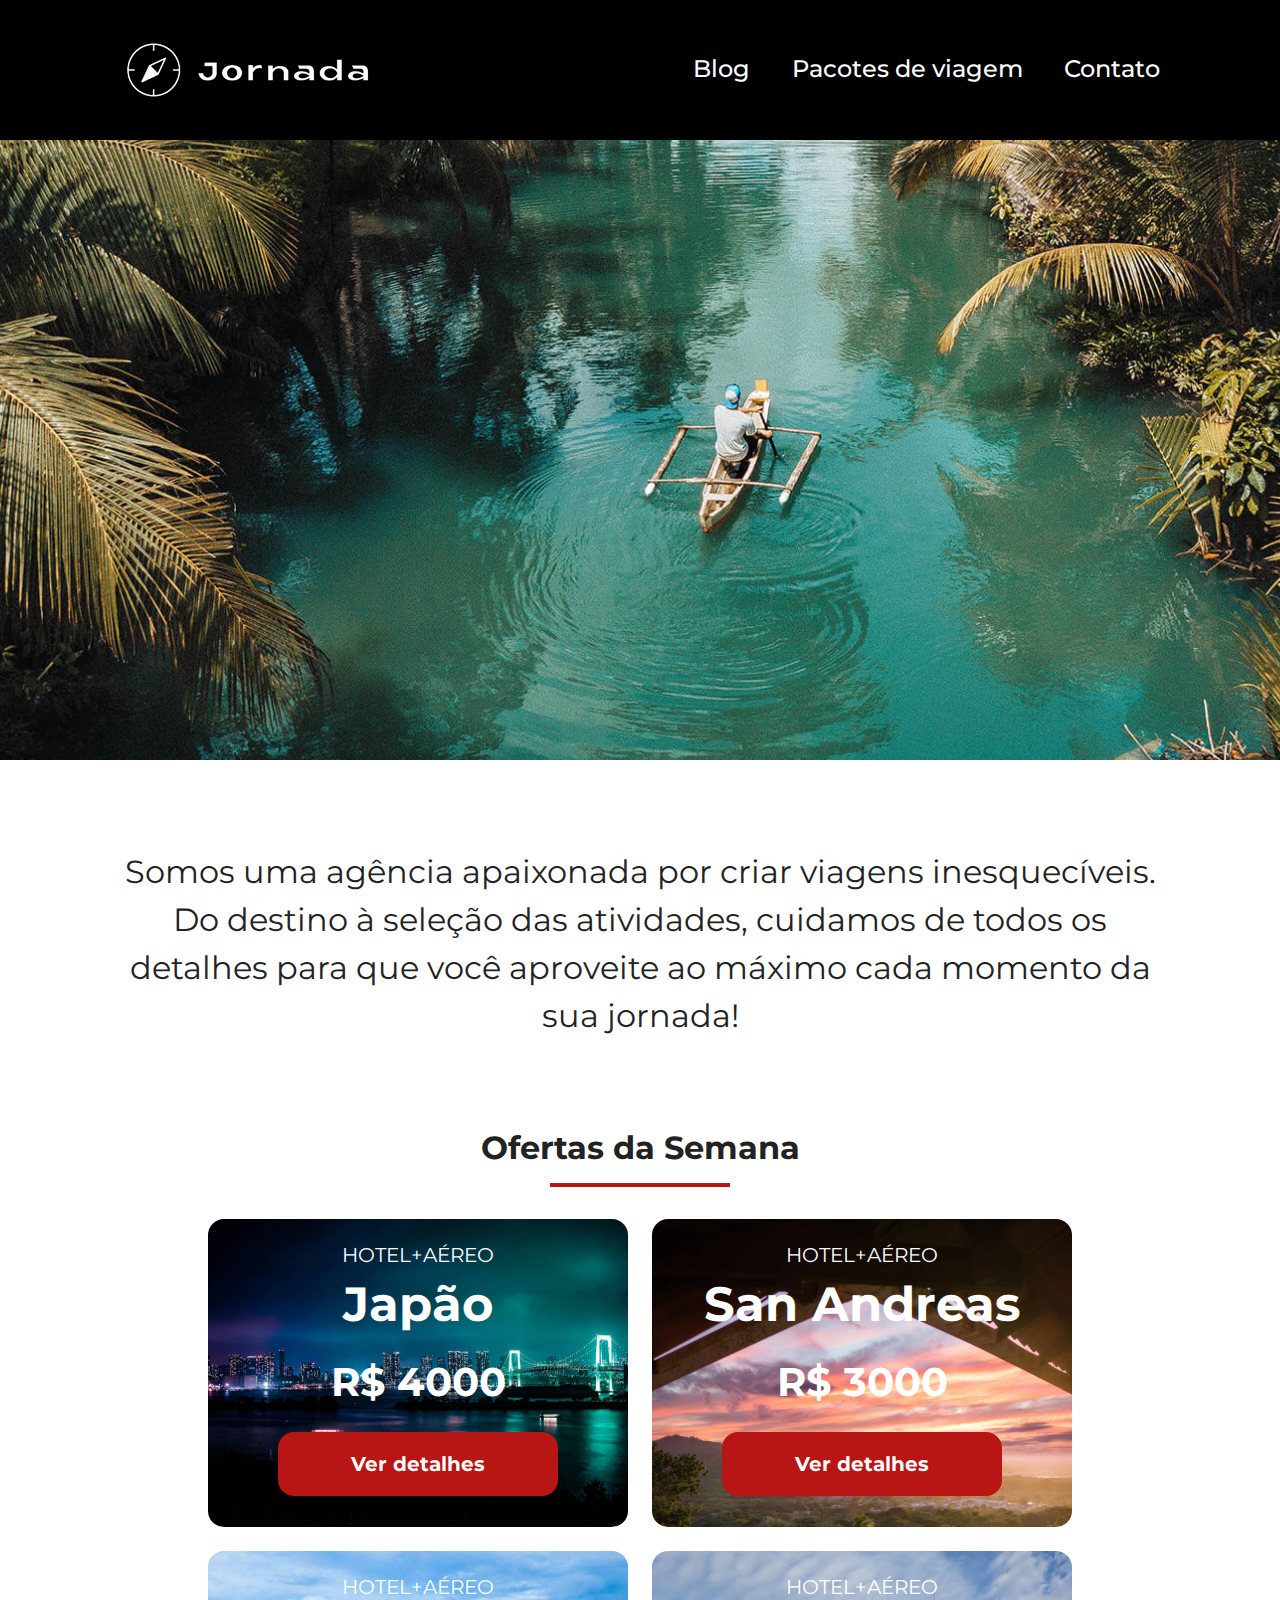
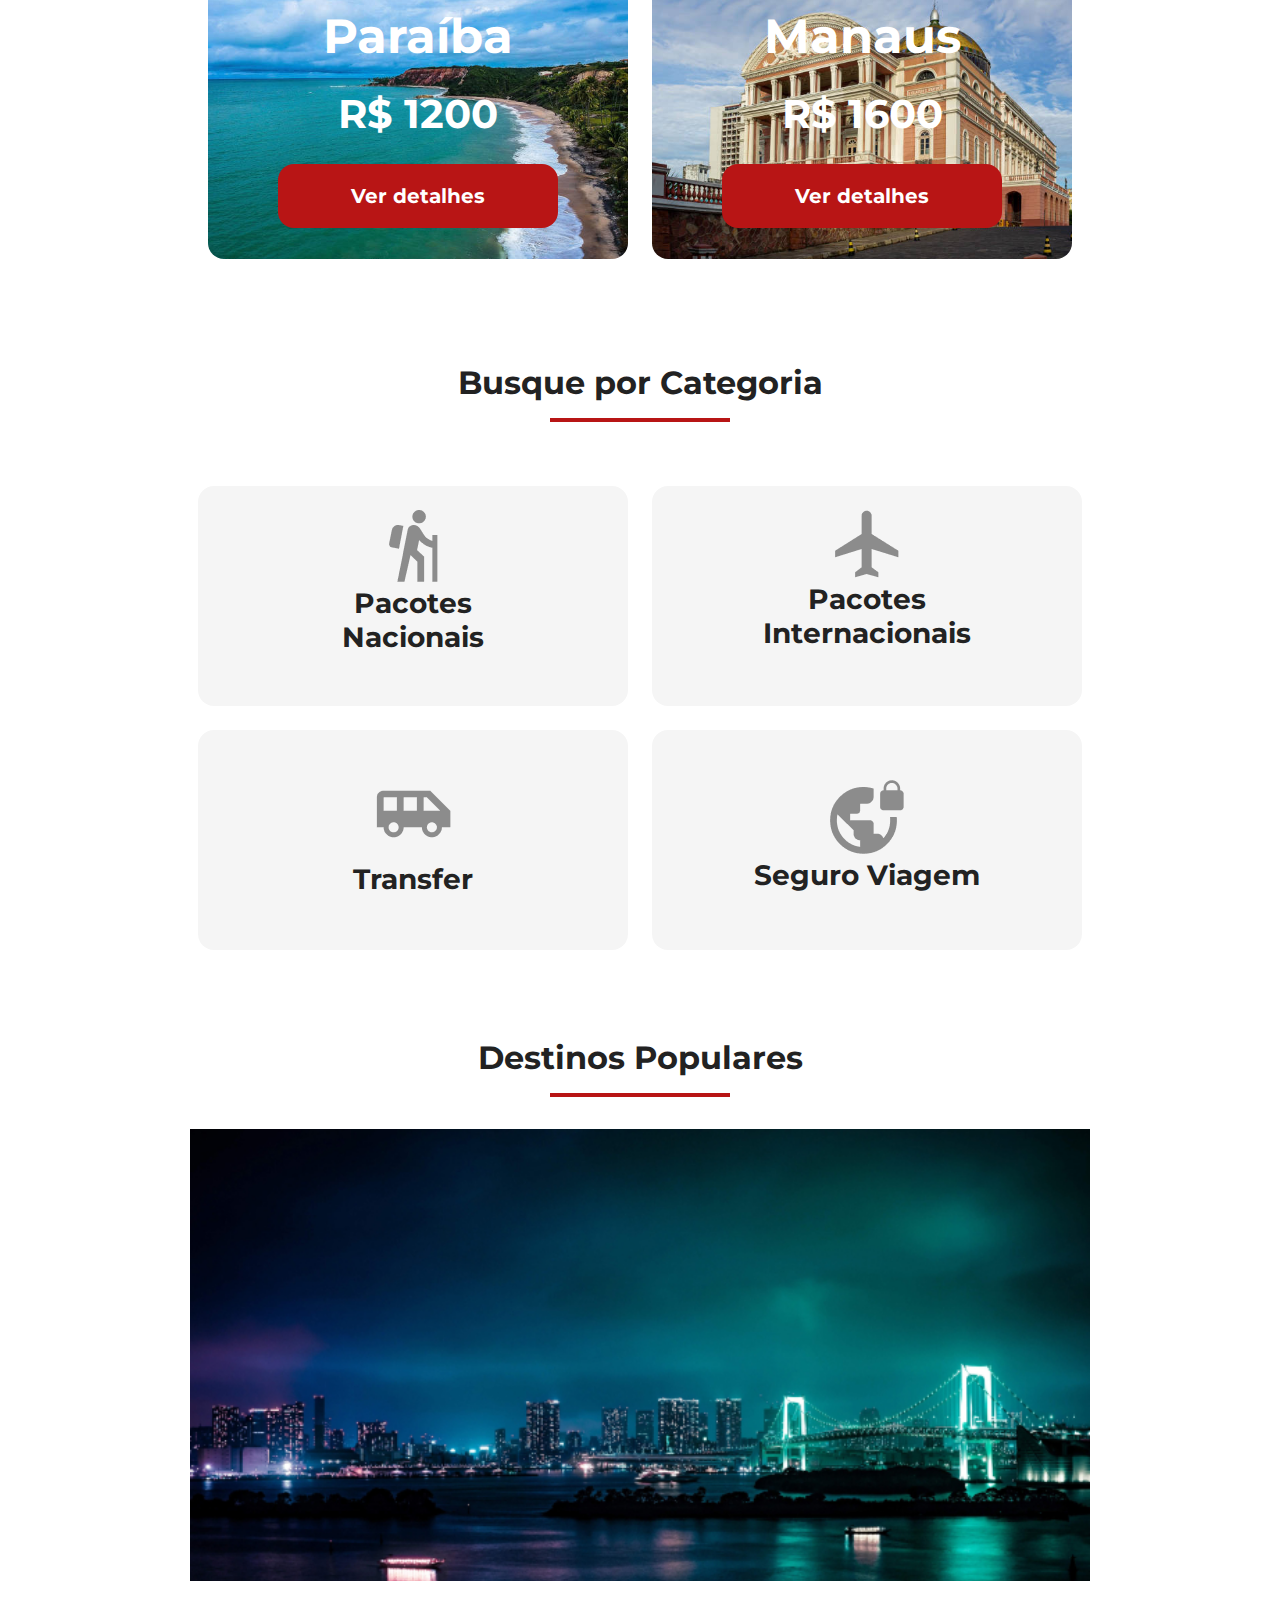
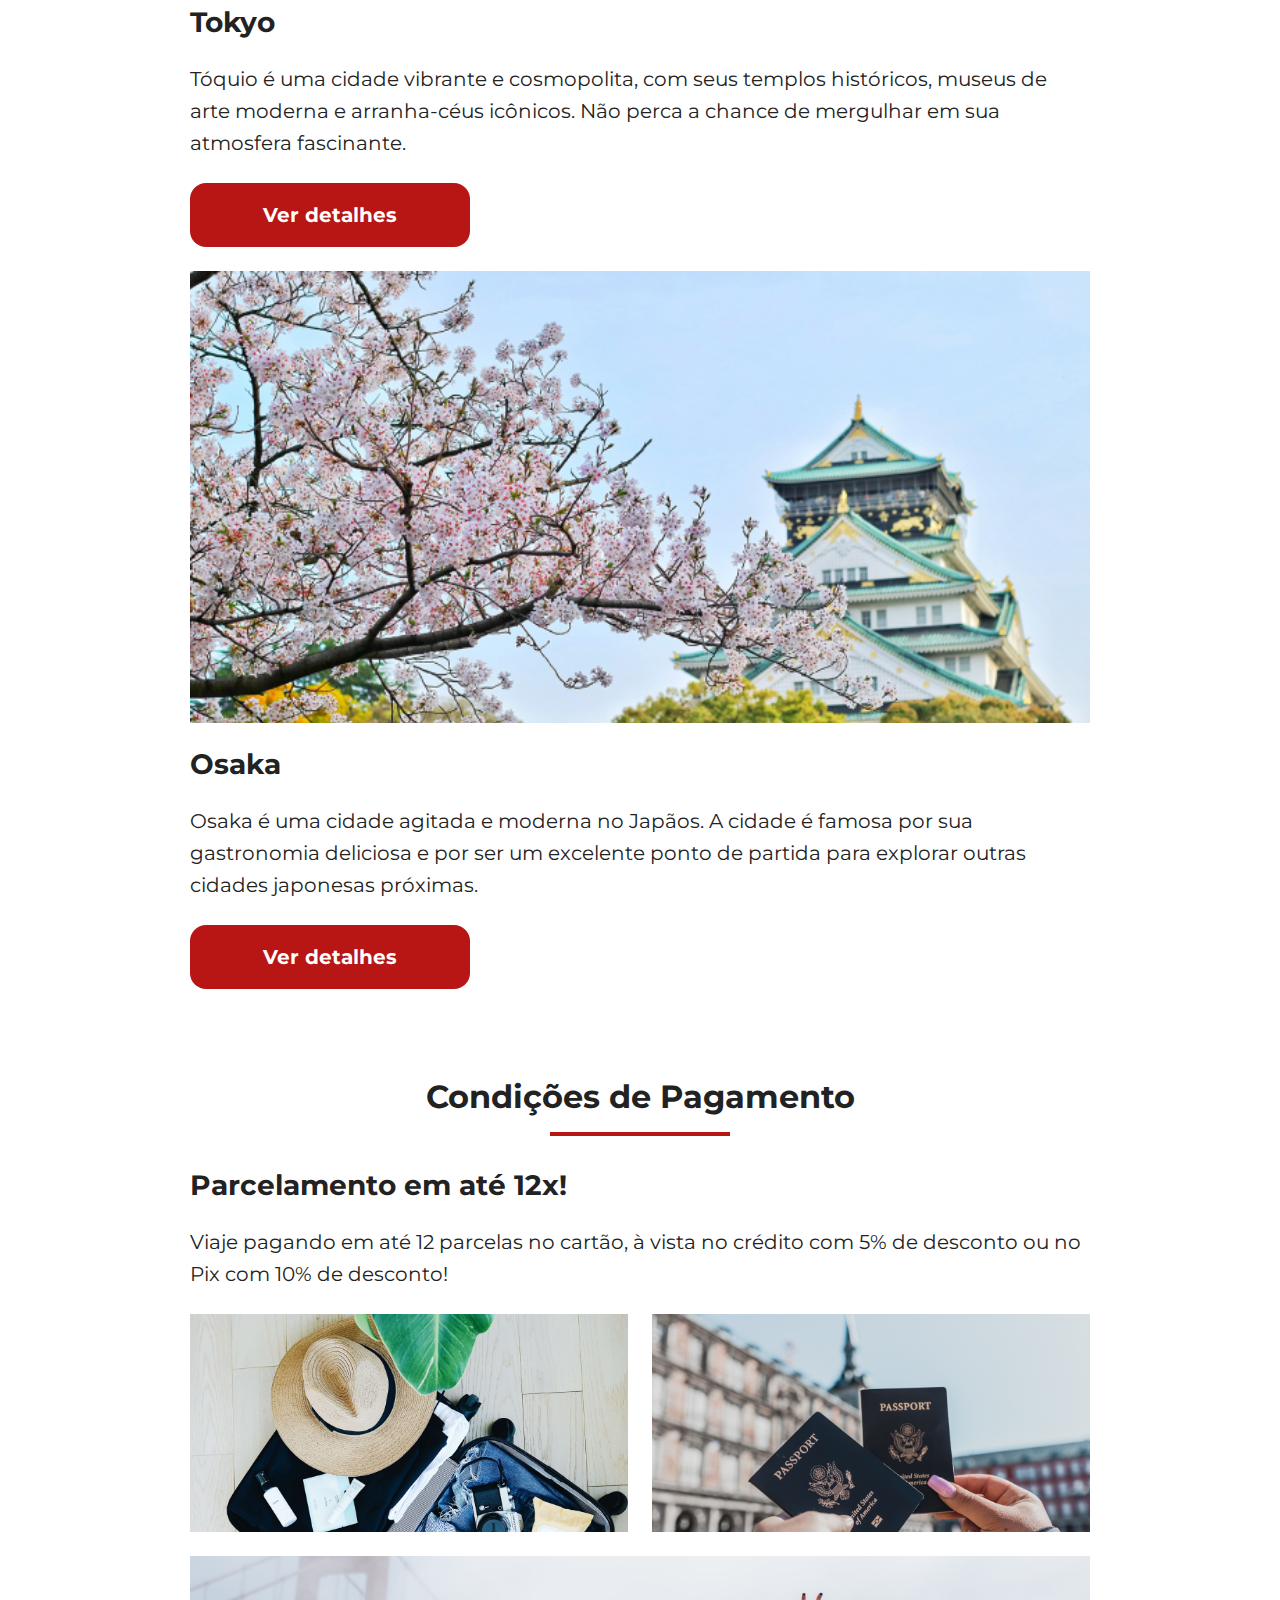
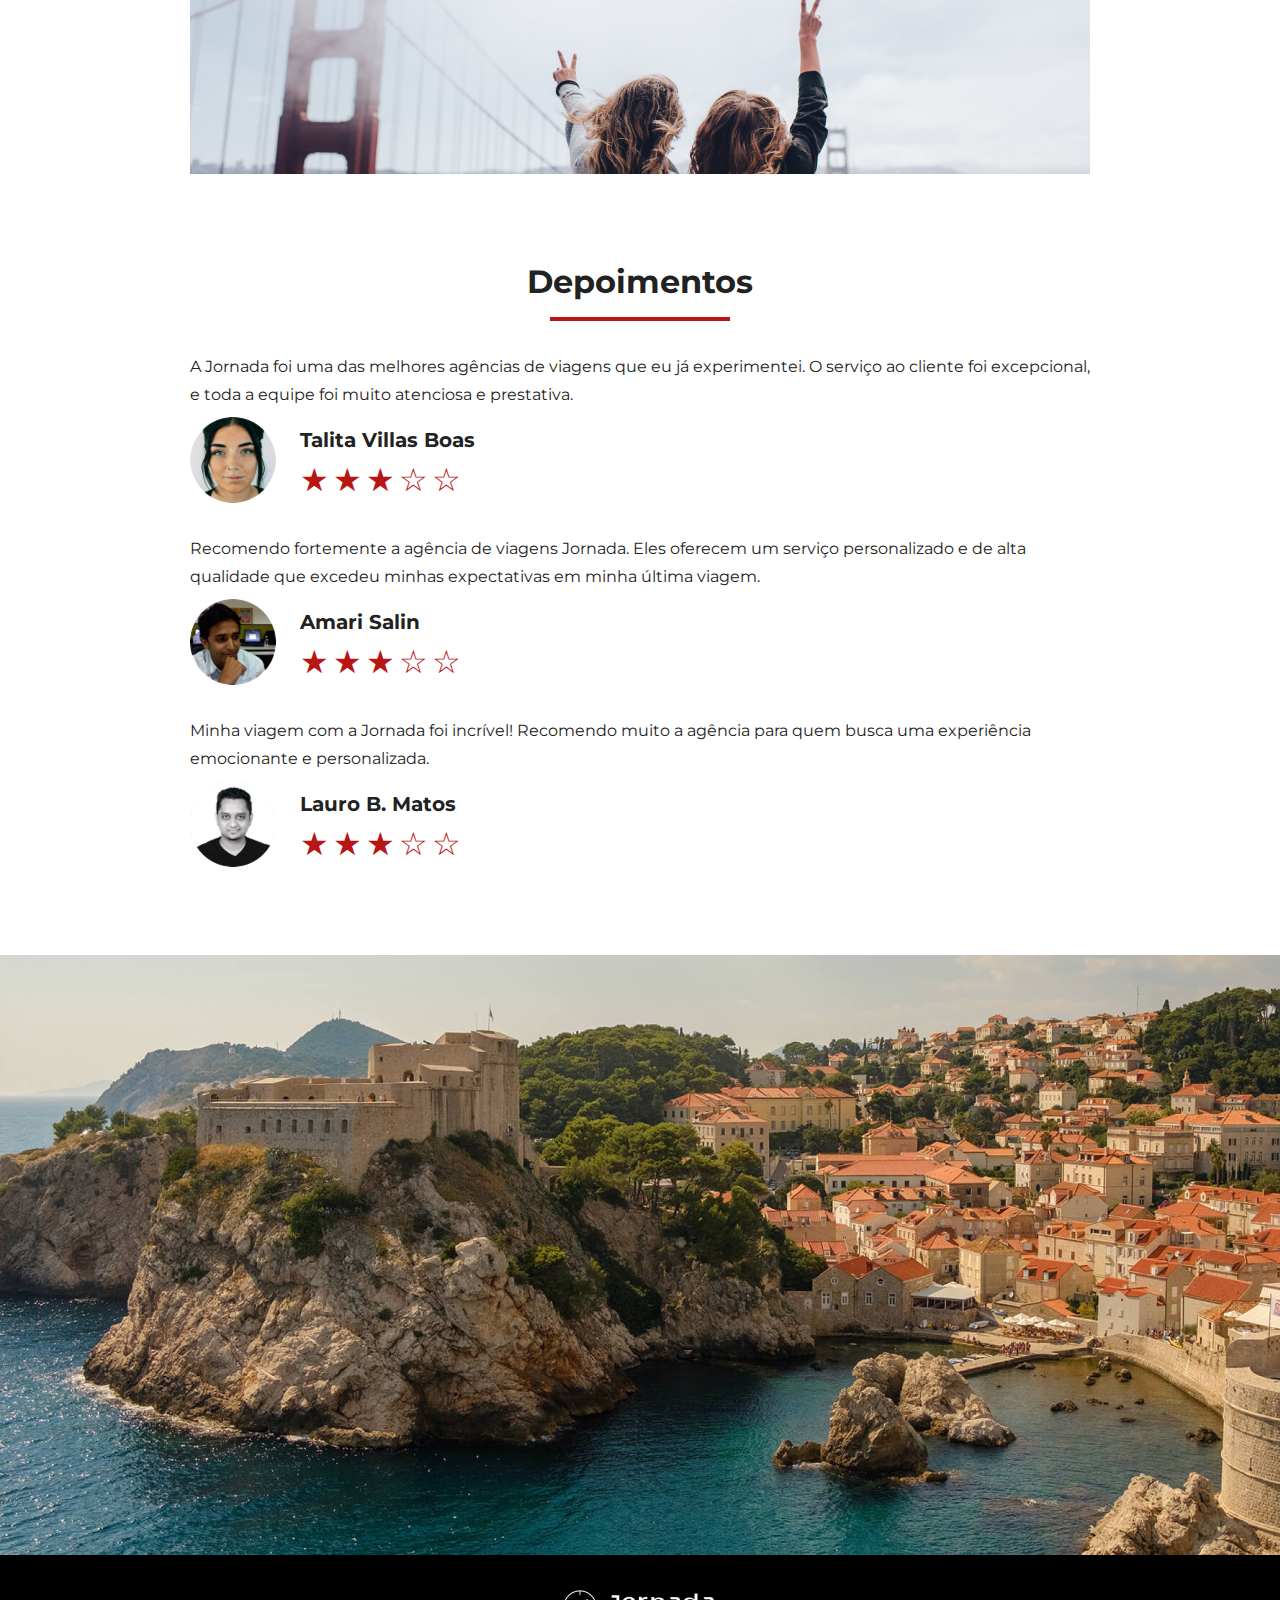
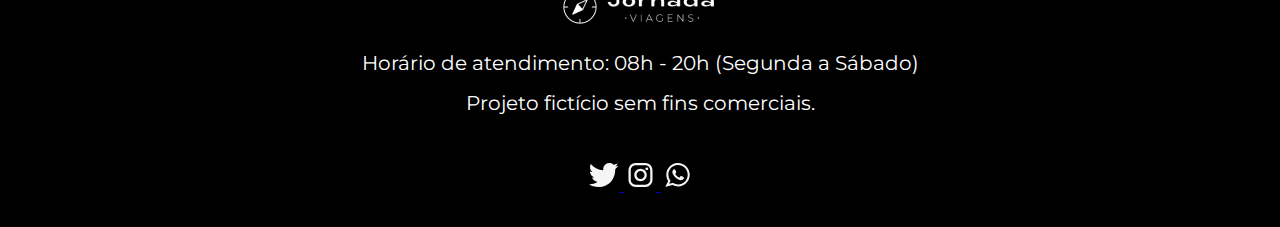
<file: index.html>
<!DOCTYPE html>
<html lang="pt-BR">
  <head>
    <meta charset="UTF-8" />
    <meta name="viewport" content="width=device-width, initial-scale=1.0" />
    <meta
      name="description"
      content="Jornada Viagens,uma agência apaixonada por criar viagens inesquecíveis"
    />

    <meta name="og:title" content="Jornada Viagens" />
    <meta
      name="og:description"
      content="Jornada Viagens,uma agência apaixonada por criar viagens inesquecíveis"
    />
    <meta
      name="og:image"
      content="https://danicastilho.github.io/jornada-viagens/img/logo-footer.png"
    />
    <meta name="og:type" content="website" />
    <meta name="og:url" content="https://github.com/Andre-StudioNerd/Viagens" />

    <link rel="icon" type="image/png" href="img/favicon.png" />
    <link rel="stylesheet" href="./css/style.css" />

    <title>Jornada Viagens</title>
  </head>
  <body>
    <header class="main-header">
      <a class="logo" href="index.html" title="voltar para a página inicial">
        <img
          class="img-mobile"
          src="img/bussola-jornada-branco.png"
          alt="Bussola do logo Jornada Viagens na cor branca"
        />
        <img
          class="img-desktop"
          src="img/bussola-texto-jornada-branco.png"
          alt="Logo Jornada Viagens na cor branca"
        />
      </a>
      <div class="navigation-menu">
        <label for="menu">
          <img src="img/menu.png" alt="menu" />
        </label>
        <input type="checkbox" id="menu" hidden />
        <nav>
          <ul class="list-links">
            <li>
              <a href="blog.html" title="Acessar Blog">Blog</a>
            </li>
            <li>
              <a
                href="pacotes-de-viagens.html"
                title="Acessar Pacotes de viagem"
              >
                Pacotes de viagem
              </a>
            </li>
            <li>
              <a href="contato.html" title="Acessar Contato">Contato</a>
            </li>
          </ul>
        </nav>
      </div>
    </header>
    <section class="hero">
      <div class="hero-img"></div>
      <h2>
        Somos uma agência apaixonada por criar viagens inesquecíveis. Do destino
        à seleção das atividades, cuidamos de todos os detalhes para que você
        aproveite ao máximo cada momento da sua jornada!
      </h2>
    </section>
    <section class="offers">
      <div class="section-title">
        <h2>Ofertas da Semana</h2>
        <hr />
      </div>
      <div class="offers-cards">
        <article class="card japao">
          <header>
            <p>HOTEL+AÉREO</p>
            <h3>
              Japão
              <br />
              <span>R$ 4000</span>
            </h3>
          </header>
          <footer>
            <a href="#" class="button">Ver detalhes</a>
          </footer>
        </article>
        <article class="card san-andreas">
          <header>
            <p>HOTEL+AÉREO</p>
            <h3>
              San Andreas
              <br />
              <span>R$ 3000</span>
            </h3>
          </header>
          <footer>
            <a href="#" class="button">Ver detalhes</a>
          </footer>
        </article>
        <article class="card paraiba">
          <header>
            <p>HOTEL+AÉREO</p>
            <h3>
              Paraíba
              <br />
              <span>R$ 1200</span>
            </h3>
          </header>
          <footer>
            <a href="#" class="button">Ver detalhes</a>
          </footer>
        </article>
        <article class="card manaus">
          <header>
            <p>HOTEL+AÉREO</p>
            <h3>
              Manaus
              <br />
              <span>R$ 1600</span>
            </h3>
          </header>
          <footer>
            <a href="#" class="button">Ver detalhes</a>
          </footer>
        </article>
      </div>
    </section>
    <section class="categories">
      <div class="section-title">
        <h2>Busque por Categoria</h2>
        <hr />
      </div>
      <div class="categories-cards">
        <a
          class="card"
          href="#"
          target="_blank"
          title="Busque pela categoria Pacotes Nacionais"
        >
          <img
            src="img/icone-caminhada.png"
            alt="ícone cinza representando uma pessoa fazendo tracking"
          />
          <h3 class="content-title">
            Pacotes
            <br />
            Nacionais
          </h3>
        </a>

        <a
          class="card"
          href="#"
          target="_blank"
          title="Busque pela categoria Pacotes Internacionais"
        >
          <img
            src="img/icone-aviao.png"
            alt="ícone cinza representando um avião"
          />
          <h3 class="content-title">
            Pacotes
            <br />
            Internacionais
          </h3>
        </a>
        <a
          class="card single-line transfer"
          href="#"
          target="_blank"
          title="Busque pela categoria Transfer"
        >
          <img
            src="img/icone-onibus.png"
            alt="ícone cinza representando um ônibus"
          />
          <h3 class="content-title">Transfer</h3>
        </a>
        <a
          class="card single-line"
          href="#"
          target="_blank"
          title="Busque pela categoria Seguro Viagem"
        >
          <img
            src="img/icone-planeta.png"
            alt="ícone cinza representando o planeta terra com um cadeado"
          />
          <h3 class="content-title">Seguro Viagem</h3>
        </a>
      </div>
    </section>
    <section class="destinations">
      <div class="section-title">
        <h2>Destinos Populares</h2>
        <hr />
      </div>
      <div class="destination-items">
        <article class="item tokyo">
          <header>
            <div class="img-item"></div>
            <h3 class="content-title">Tokyo</h3>
          </header>
          <p class="content-text">
            Tóquio é uma cidade vibrante e cosmopolita, com seus templos
            históricos, museus de arte moderna e arranha-céus icônicos. Não
            perca a chance de mergulhar em sua atmosfera fascinante.
          </p>
          <footer>
            <a
              href="#"
              class="button"
              target="_blank"
              title="Veja mais detalhes do destino Tokyo"
            >
              Ver detalhes
            </a>
          </footer>
        </article>
        <article class="item osaka">
          <header>
            <div class="img-item"></div>
            <h3 class="content-title">Osaka</h3>
          </header>
          <p class="content-text">
            Osaka é uma cidade agitada e moderna no Japãos. A cidade é famosa
            por sua gastronomia deliciosa e por ser um excelente ponto de
            partida para explorar outras cidades japonesas próximas.
          </p>
          <footer>
            <a
              href="#"
              class="button"
              target="_blank"
              title="Veja mais detalhes do destino Osaka"
            >
              Ver detalhes
            </a>
          </footer>
        </article>
      </div>
    </section>
    <section class="payments">
      <div class="section-title">
        <h2>Condições de Pagamento</h2>
        <hr />
      </div>
      <div class="content-container">
        <div class="text-content">
          <h3 class="content-title">Parcelamento em até 12x!</h3>
          <p class="content-text">
            Viaje pagando em até 12 parcelas no cartão, à vista no crédito com
            5% de desconto ou no Pix com 10% de desconto!
          </p>
        </div>
        <div class="image-gallery">
          <div class="image first"></div>
          <div class="image second"></div>
          <div class="image thirdy colspan-2"></div>
        </div>
      </div>
    </section>
    <section class="testimonials">
      <div class="section-title">
        <h2>Depoimentos</h2>
        <hr />
      </div>
      <div class="testimonial-container">
        <article>
          <header>
            <p>
              A Jornada foi uma das melhores agências de viagens que eu já
              experimentei. O serviço ao cliente foi excepcional, e toda a
              equipe foi muito atenciosa e prestativa.
            </p>
          </header>
          <footer>
            <img
              src="img/avatar-talita.png"
              alt="imagem de perfil da cliente Talita Villas Boas"
            />
            <div class="profile-content">
              <h3>Talita Villas Boas</h3>
              <div class="rating">
                <span class="star">★</span>
                <span class="star">★</span>
                <span class="star">★</span>
                <span class="star">☆</span>
                <span class="star">☆</span>
              </div>
            </div>
          </footer>
        </article>
        <article>
          <header>
            <p>
              Recomendo fortemente a agência de viagens Jornada. Eles oferecem
              um serviço personalizado e de alta qualidade que excedeu minhas
              expectativas em minha última viagem.
            </p>
          </header>
          <footer>
            <img
              src="img/avatar-amari.png"
              alt="imagem de perfil do cliente Amari Salin"
            />
            <div class="profile-content">
              <h3>Amari Salin</h3>
              <div class="rating">
                <span class="star">★</span>
                <span class="star">★</span>
                <span class="star">★</span>
                <span class="star">☆</span>
                <span class="star">☆</span>
              </div>
            </div>
          </footer>
        </article>
        <article>
          <header>
            <p>
              Minha viagem com a Jornada foi incrível! Recomendo muito a agência
              para quem busca uma experiência emocionante e personalizada.
            </p>
          </header>
          <footer>
            <img
              src="img/avatar-lauro.png"
              alt="imagem de perfil do cliente Lauro B. Matos"
            />
            <div class="profile-content">
              <h3>Lauro B. Matos</h3>
              <div class="rating">
                <span class="star">★</span>
                <span class="star">★</span>
                <span class="star">★</span>
                <span class="star">☆</span>
                <span class="star">☆</span>
              </div>
            </div>
          </footer>
        </article>
      </div>
    </section>
    <section class="bottom-hero">
      <div class="hero-img"></div>
    </section>
    <footer class="main-footer">
      <div class="footer-content">
        <img src="img/logo-footer.png" alt="logo completo Jornada Viagens" />
        <p>Horário de atendimento: 08h - 20h (Segunda a Sábado)</p>
        <p>Projeto fictício sem fins comerciais.</p>
      </div>
      <div class="footer-social">
        <a href="#" target="_blank" title="Acesse o Twitter do Jornada Viagens">
          <img
            src="img/icone-twitter.svg"
            alt="icone do Twitter na cor branca"
          />
        </a>

        <a
          href="#"
          target="_blank"
          title="Acesse o Instagram do Jornada Viagens"
        >
          <img
            src="img/icone-instagram.svg"
            alt="icone do Instagram na cor branca"
          />
        </a>

        <a
          href="#"
          target="_blank"
          title="Entre em contato através do whatsapp"
        >
          <img
            src="img/icone-whatsapp.svg"
            alt="icone do whatsapp na cor branca"
          />
        </a>
      </div>
    </footer>
  </body>
</html>
</file>
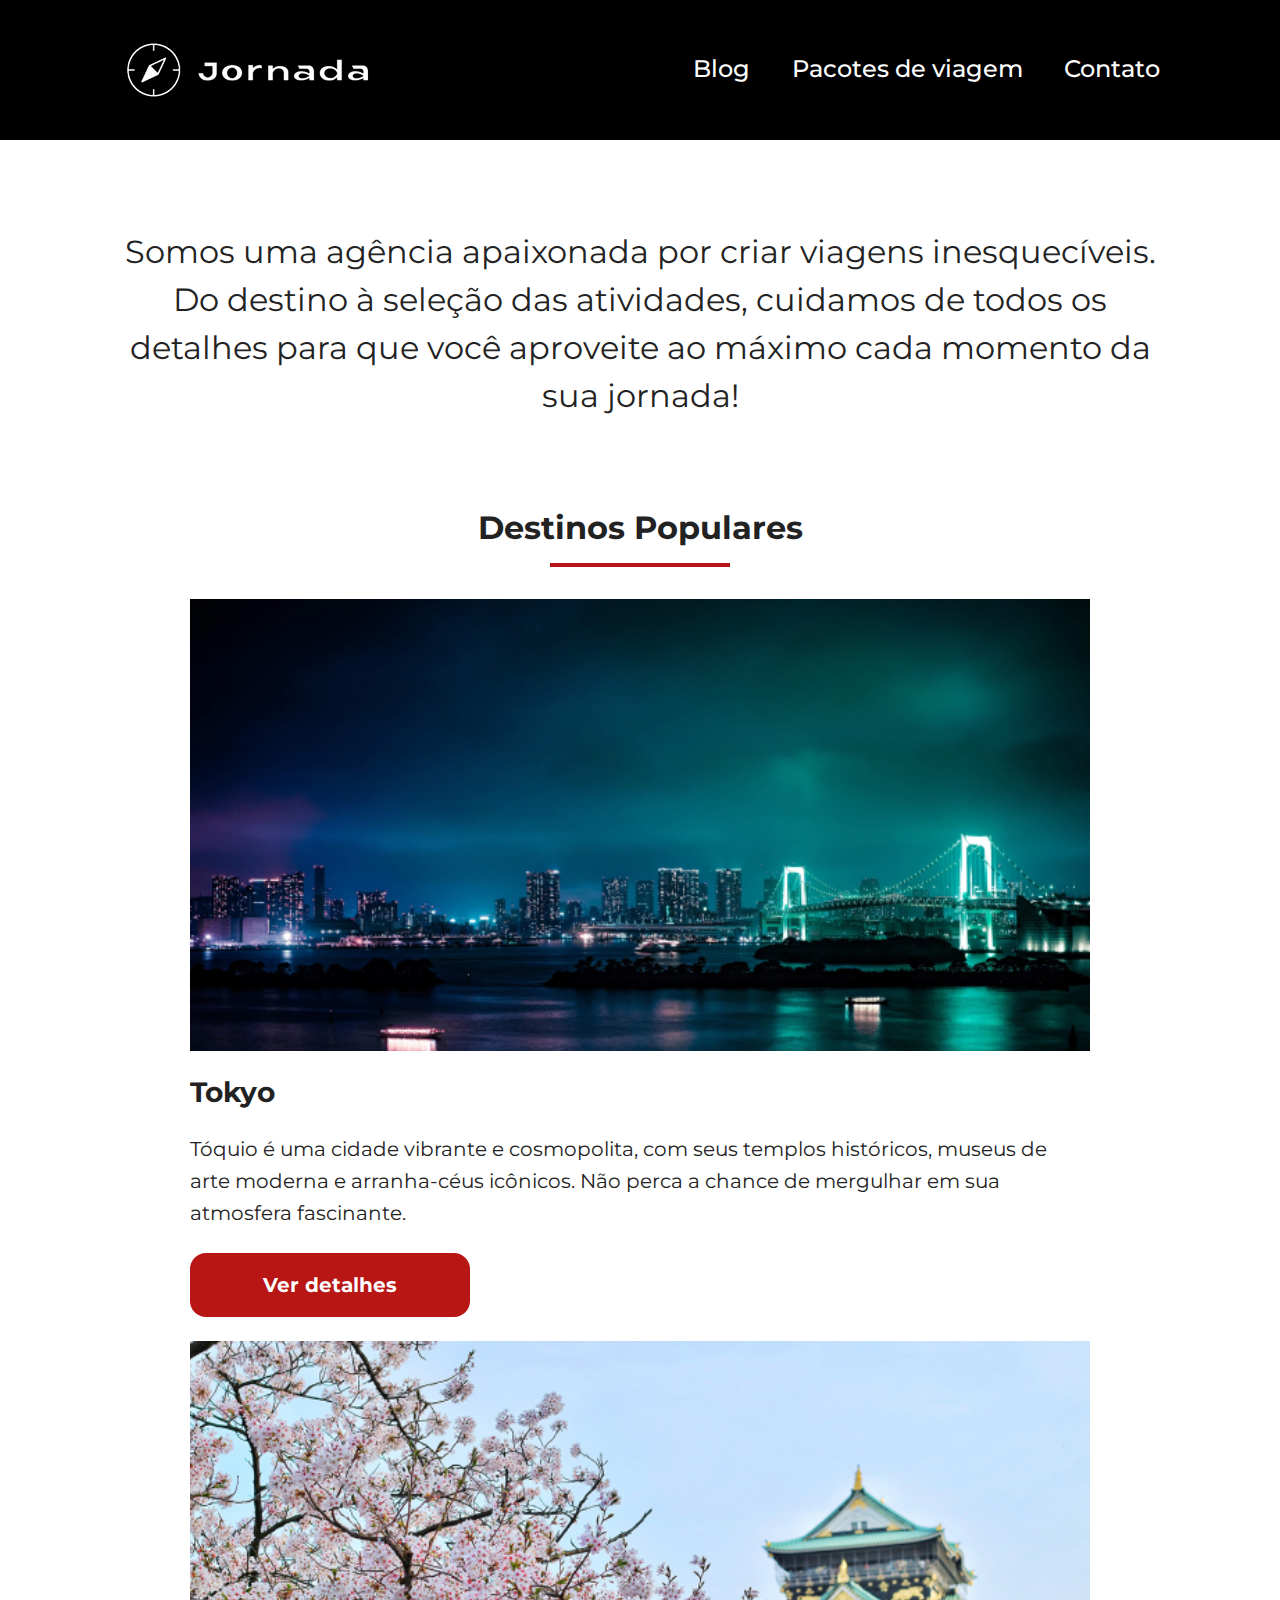
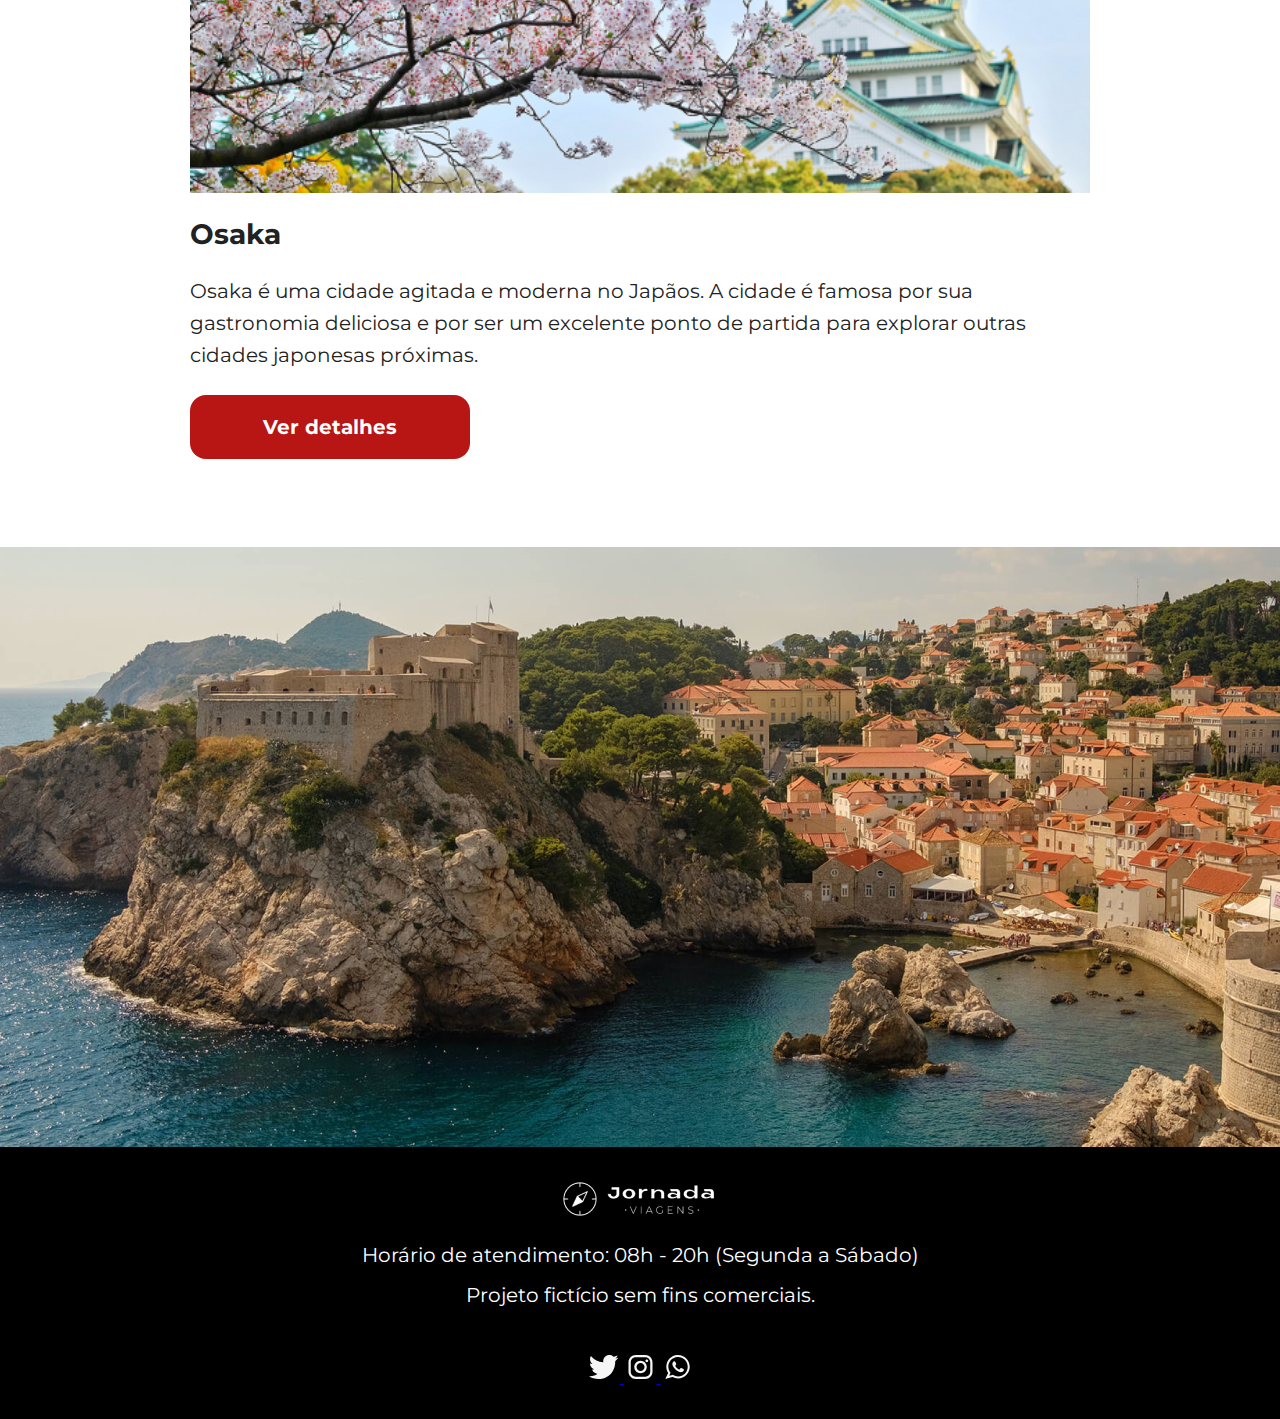
<file: blog.html>
<!DOCTYPE html>
<html lang="pt-BR">
  <head>
    <meta charset="UTF-8" />
    <meta name="viewport" content="width=device-width, initial-scale=1.0" />
    <meta
      name="description"
      content="Jornada Viagens,uma agência apaixonada por criar viagens inesquecíveis"
    />

    <meta name="og:title" content="Jornada Viagens" />
    <meta
      name="og:description"
      content="Jornada Viagens,uma agência apaixonada por criar viagens inesquecíveis"
    />
    <meta
      name="og:image"
      content="https://danicastilho.github.io/jornada-viagens/img/logo-footer.png"
    />
    <meta name="og:type" content="website" />
    <meta
      name="og:url"
      content="https://danicastilho.github.io/jornada-viagens"
    />

    <link rel="icon" type="image/png" href="img/favicon.png" />
    <link rel="stylesheet" href="./css/style.css" />

    <title>Jornada Viagens</title>
  </head>
  <body>
    <header class="main-header">
      <a class="logo" href="index.html" title="voltar para a página inicial">
        <img
          class="img-mobile"
          src="img/bussola-jornada-branco.png"
          alt="Bussola do logo Jornada Viagens na cor branca"
        />
        <img
          class="img-desktop"
          src="img/bussola-texto-jornada-branco.png"
          alt="Logo Jornada Viagens na cor branca"
        />
      </a>
      <div class="navigation-menu">
        <label for="menu">
          <img src="img/menu.png" alt="menu" />
        </label>
        <input type="checkbox" id="menu" hidden />
        <nav>
          <ul class="list-links">
            <li>
              <a href="blog.html" title="Acessar Blog">Blog</a>
            </li>
            <li>
              <a
                href="pacotes-de-viagens.html"
                title="Acessar Pacotes de viagem"
              >
                Pacotes de viagem
              </a>
            </li>
            <li>
              <a href="contato.html" title="Acessar Contato">Contato</a>
            </li>
          </ul>
        </nav>
      </div>
    </header>
    <section class="hero">
      <h2>
        Somos uma agência apaixonada por criar viagens inesquecíveis. Do destino
        à seleção das atividades, cuidamos de todos os detalhes para que você
        aproveite ao máximo cada momento da sua jornada!
      </h2>
    </section>
    <section class="destinations">
      <div class="section-title">
        <h2>Destinos Populares</h2>
        <hr />
      </div>
      <div class="destination-items">
        <article class="item tokyo">
          <header>
            <div class="img-item"></div>
            <h3 class="content-title">Tokyo</h3>
          </header>
          <p class="content-text">
            Tóquio é uma cidade vibrante e cosmopolita, com seus templos
            históricos, museus de arte moderna e arranha-céus icônicos. Não
            perca a chance de mergulhar em sua atmosfera fascinante.
          </p>
          <footer>
            <a
              href="#"
              class="button"
              target="_blank"
              title="Veja mais detalhes do destino Tokyo"
            >
              Ver detalhes
            </a>
          </footer>
        </article>
        <article class="item osaka">
          <header>
            <div class="img-item"></div>
            <h3 class="content-title">Osaka</h3>
          </header>
          <p class="content-text">
            Osaka é uma cidade agitada e moderna no Japãos. A cidade é famosa
            por sua gastronomia deliciosa e por ser um excelente ponto de
            partida para explorar outras cidades japonesas próximas.
          </p>
          <footer>
            <a
              href="#"
              class="button"
              target="_blank"
              title="Veja mais detalhes do destino Osaka"
            >
              Ver detalhes
            </a>
          </footer>
        </article>
      </div>
    </section>
    <section class="bottom-hero">
      <div class="hero-img"></div>
    </section>
    <footer class="main-footer">
      <div class="footer-content">
        <img src="img/logo-footer.png" alt="logo completo Jornada Viagens" />
        <p>Horário de atendimento: 08h - 20h (Segunda a Sábado)</p>
        <p>Projeto fictício sem fins comerciais.</p>
      </div>
      <div class="footer-social">
        <a href="#" target="_blank" title="Acesse o Twitter do Jornada Viagens">
          <img
            src="img/icone-twitter.svg"
            alt="icone do Twitter na cor branca"
          />
        </a>

        <a
          href="#"
          target="_blank"
          title="Acesse o Instagram do Jornada Viagens"
        >
          <img
            src="img/icone-instagram.svg"
            alt="icone do Instagram na cor branca"
          />
        </a>

        <a
          href="#"
          target="_blank"
          title="Entre em contato através do whatsapp"
        >
          <img
            src="img/icone-whatsapp.svg"
            alt="icone do whatsapp na cor branca"
          />
        </a>
      </div>
    </footer>
  </body>
</html>
</file>
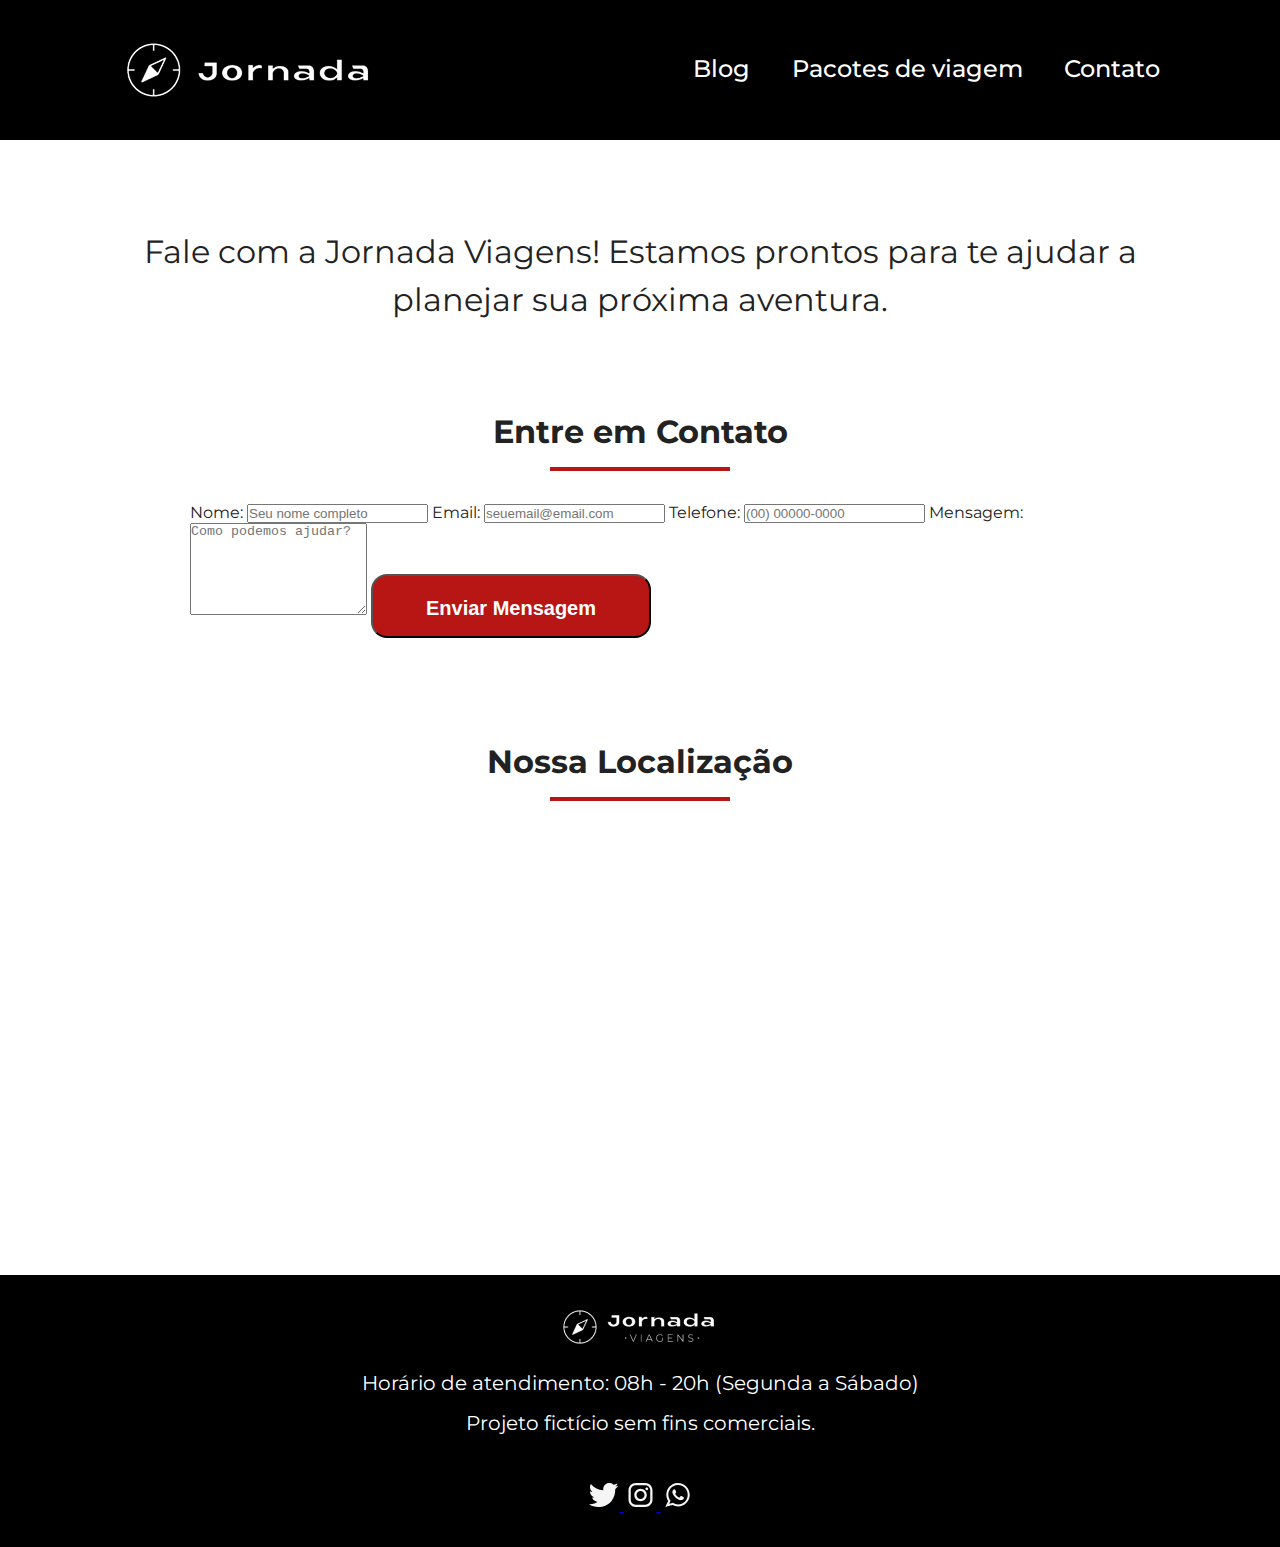
<file: contato.html>
<!DOCTYPE html>
<html lang="pt-BR">
  <head>
    <meta charset="UTF-8" />
    <meta name="viewport" content="width=device-width, initial-scale=1.0" />

    <meta
      name="description"
      content="Entre em contato com a Jornada Viagens e tire suas dúvidas sobre pacotes, destinos e viagens."
    />

    <!-- Open Graph -->
    <meta property="og:title" content="Jornada Viagens - Contato" />
    <meta
      property="og:description"
      content="Entre em contato com a Jornada Viagens"
    />
    <meta
      property="og:image"
      content="https://danicastilho.github.io/jornada-viagens/img/logo-footer.png"
    />
    <meta property="og:type" content="website" />
    <meta
      property="og:url"
      content="https://danicastilho.github.io/jornada-viagens/contato.html"
    />

    <link rel="icon" type="image/png" href="img/favicon.png" />
    <link rel="stylesheet" href="./css/style.css" />

    <title>Contato - Jornada Viagens</title>
  </head>

  <body>
    <!-- HEADER -->
    <header class="main-header">
      <a class="logo" href="index.html" title="Voltar para a página inicial">
        <img
          class="img-mobile"
          src="img/bussola-jornada-branco.png"
          alt="Bússola Jornada Viagens"
        />
        <img
          class="img-desktop"
          src="img/bussola-texto-jornada-branco.png"
          alt="Logo Jornada Viagens"
        />
      </a>

      <div class="navigation-menu">
        <label for="menu">
          <img src="img/menu.png" alt="Abrir menu de navegação" />
        </label>
        <input type="checkbox" id="menu" hidden />

        <nav>
          <ul class="list-links">
            <li><a href="blog.html">Blog</a></li>
            <li>
              <a href="pacotes-de-viagens.html">Pacotes de viagem</a>
            </li>
            <li><a href="contato.html">Contato</a></li>
          </ul>
        </nav>
      </div>
    </header>

    <!-- HERO CONTATO -->
    <section class="hero">
      <h2>
        Fale com a Jornada Viagens! Estamos prontos para te ajudar a planejar
        sua próxima aventura.
      </h2>
    </section>

    <!-- FORMULÁRIO -->
    <section class="offers contato-section">
      <div class="section-title">
        <h2>Entre em Contato</h2>
        <hr />
      </div>

      <div class="container-form">
        <form
          action="#"
          method="post"
          class="form-contato"
          aria-label="Formulário de contato"
        >
          <label>
            Nome:
            <input
              type="text"
              name="nome"
              required
              placeholder="Seu nome completo"
              autocomplete="name"
            />
          </label>

          <label>
            Email:
            <input
              type="email"
              name="email"
              required
              placeholder="seuemail@email.com"
              autocomplete="email"
            />
          </label>

          <label>
            Telefone:
            <input
              type="tel"
              name="telefone"
              placeholder="(00) 00000-0000"
              autocomplete="tel"
            />
          </label>

          <label>
            Mensagem:
            <textarea
              name="mensagem"
              rows="6"
              required
              placeholder="Como podemos ajudar?"
            ></textarea>
          </label>

          <button type="submit" class="button enviar-btn">
            Enviar Mensagem
          </button>
        </form>
      </div>
    </section>

    <!-- MAPA -->
    <section class="categories">
      <div class="section-title">
        <h2>Nossa Localização</h2>
        <hr />
      </div>

      <div class="map-area">
        <iframe
          src="https://www.google.com/maps?q=São%20Paulo&output=embed"
          width="100%"
          height="350"
          style="border: 0; border-radius: 12px"
          allowfullscreen
          loading="lazy"
          title="Mapa da nossa localização"
        ></iframe>
      </div>
    </section>

    <!-- FOOTER -->
    <footer class="main-footer">
      <div class="footer-content">
        <img src="img/logo-footer.png" alt="Logo Jornada Viagens" />
        <p>Horário de atendimento: 08h - 20h (Segunda a Sábado)</p>
        <p>Projeto fictício sem fins comerciais.</p>
      </div>

      <div class="footer-social">
        <a href="#" target="_blank">
          <img src="img/icone-twitter.svg" alt="Twitter" />
        </a>
        <a href="#" target="_blank">
          <img src="img/icone-instagram.svg" alt="Instagram" />
        </a>
        <a href="#" target="_blank">
          <img src="img/icone-whatsapp.svg" alt="Whatsapp" />
        </a>
      </div>
    </footer>
  </body>
</html>
</file>
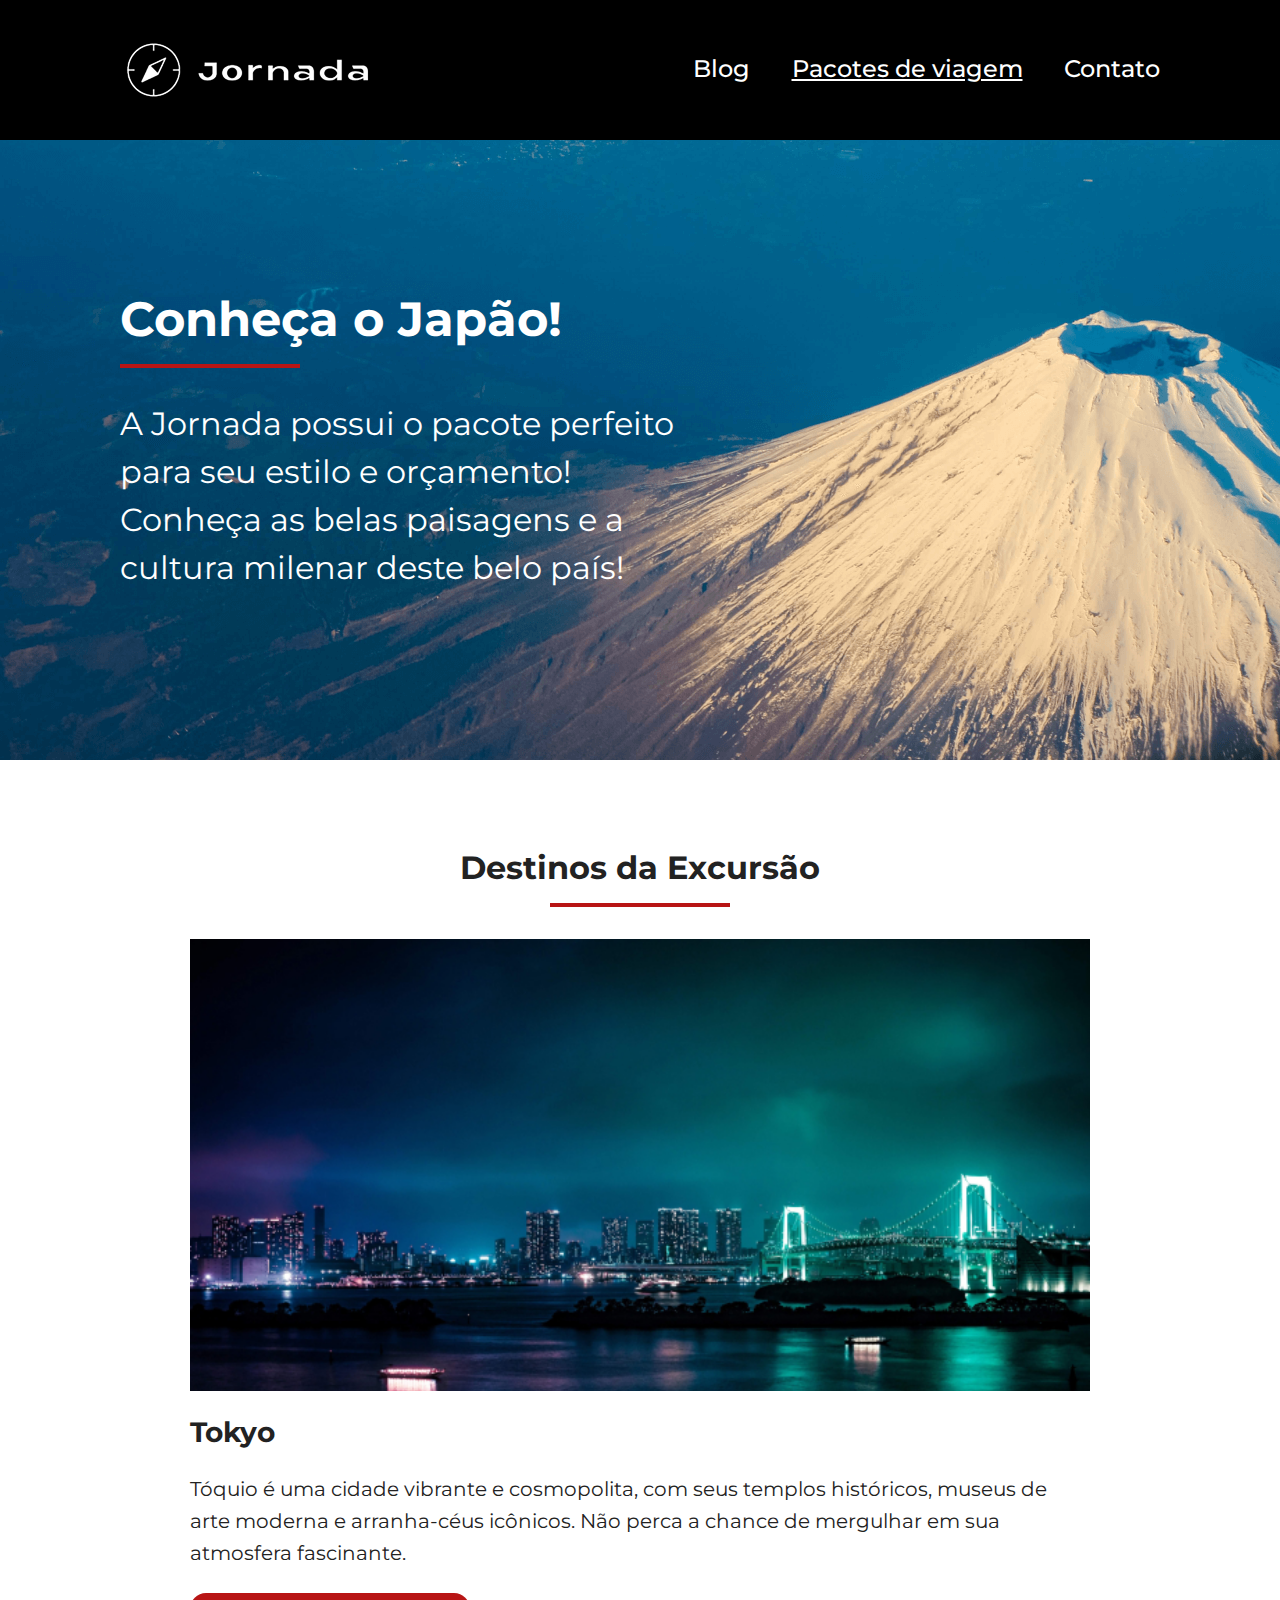
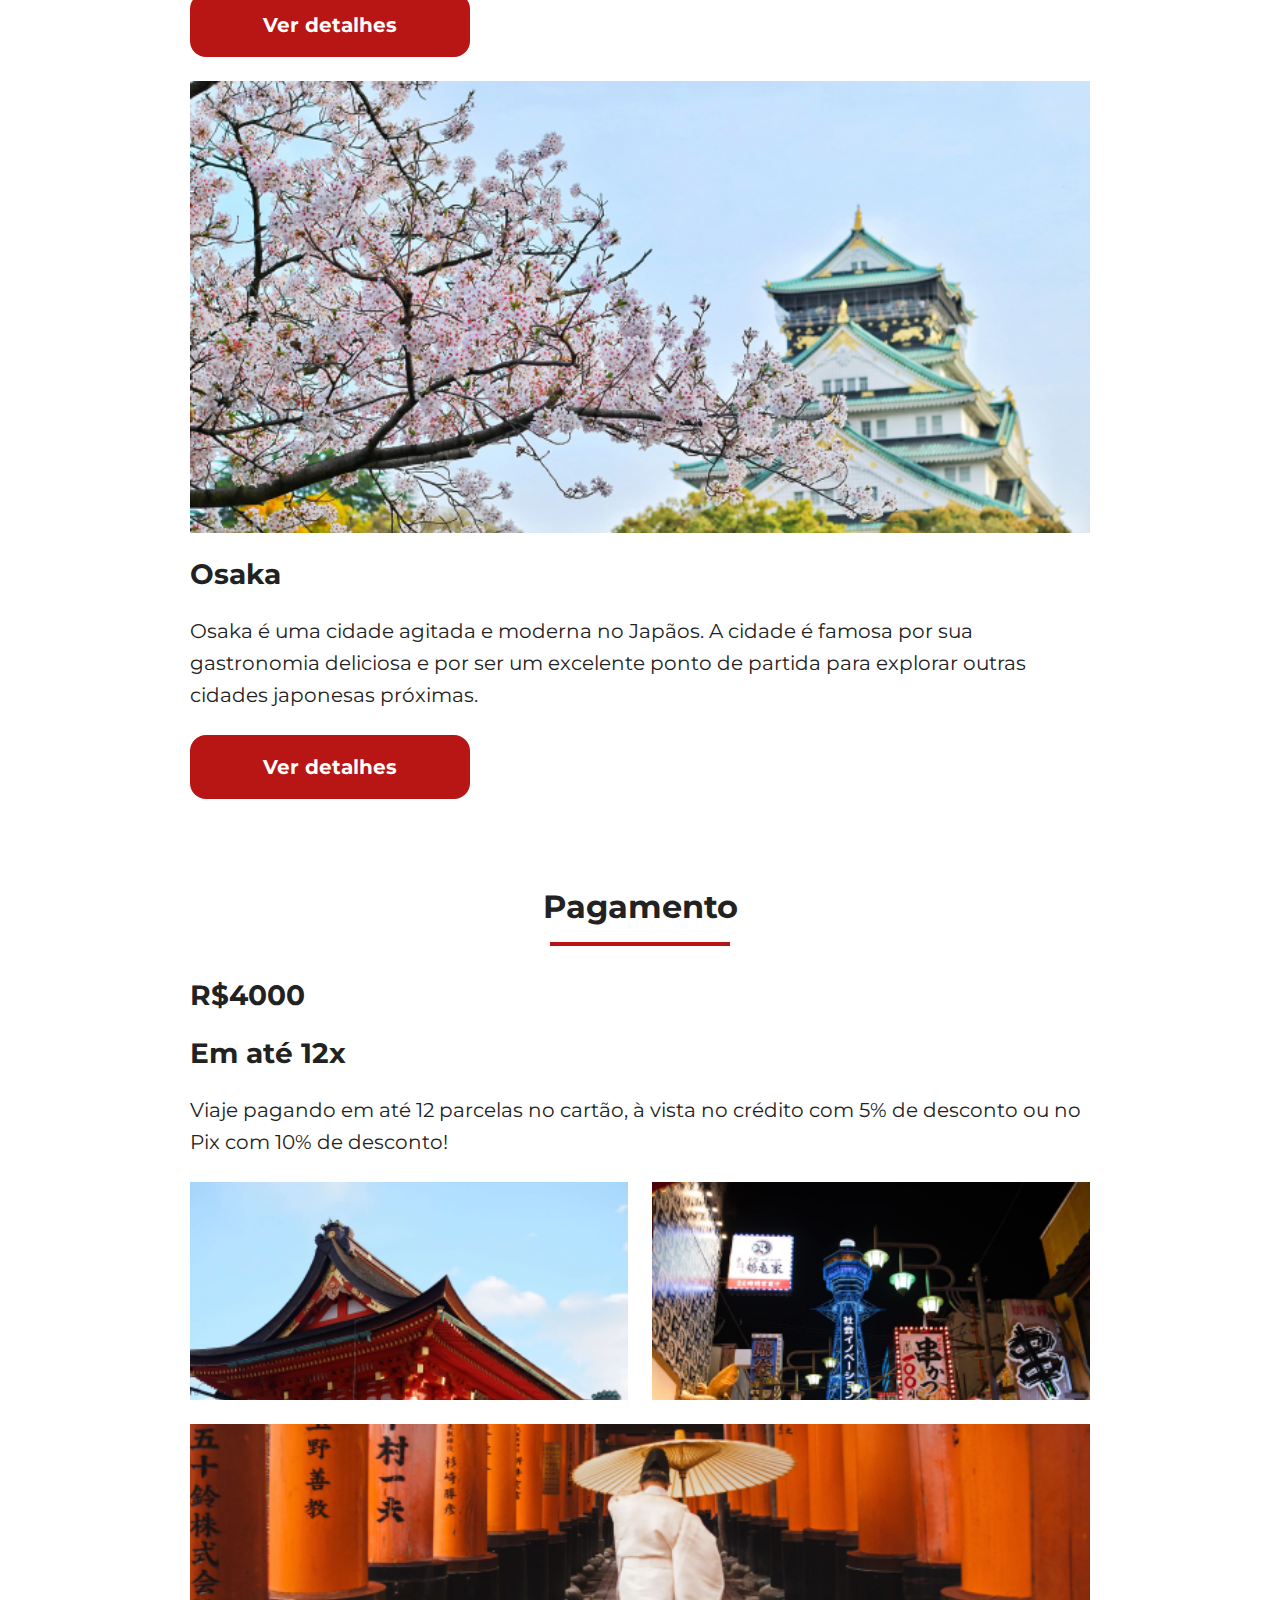
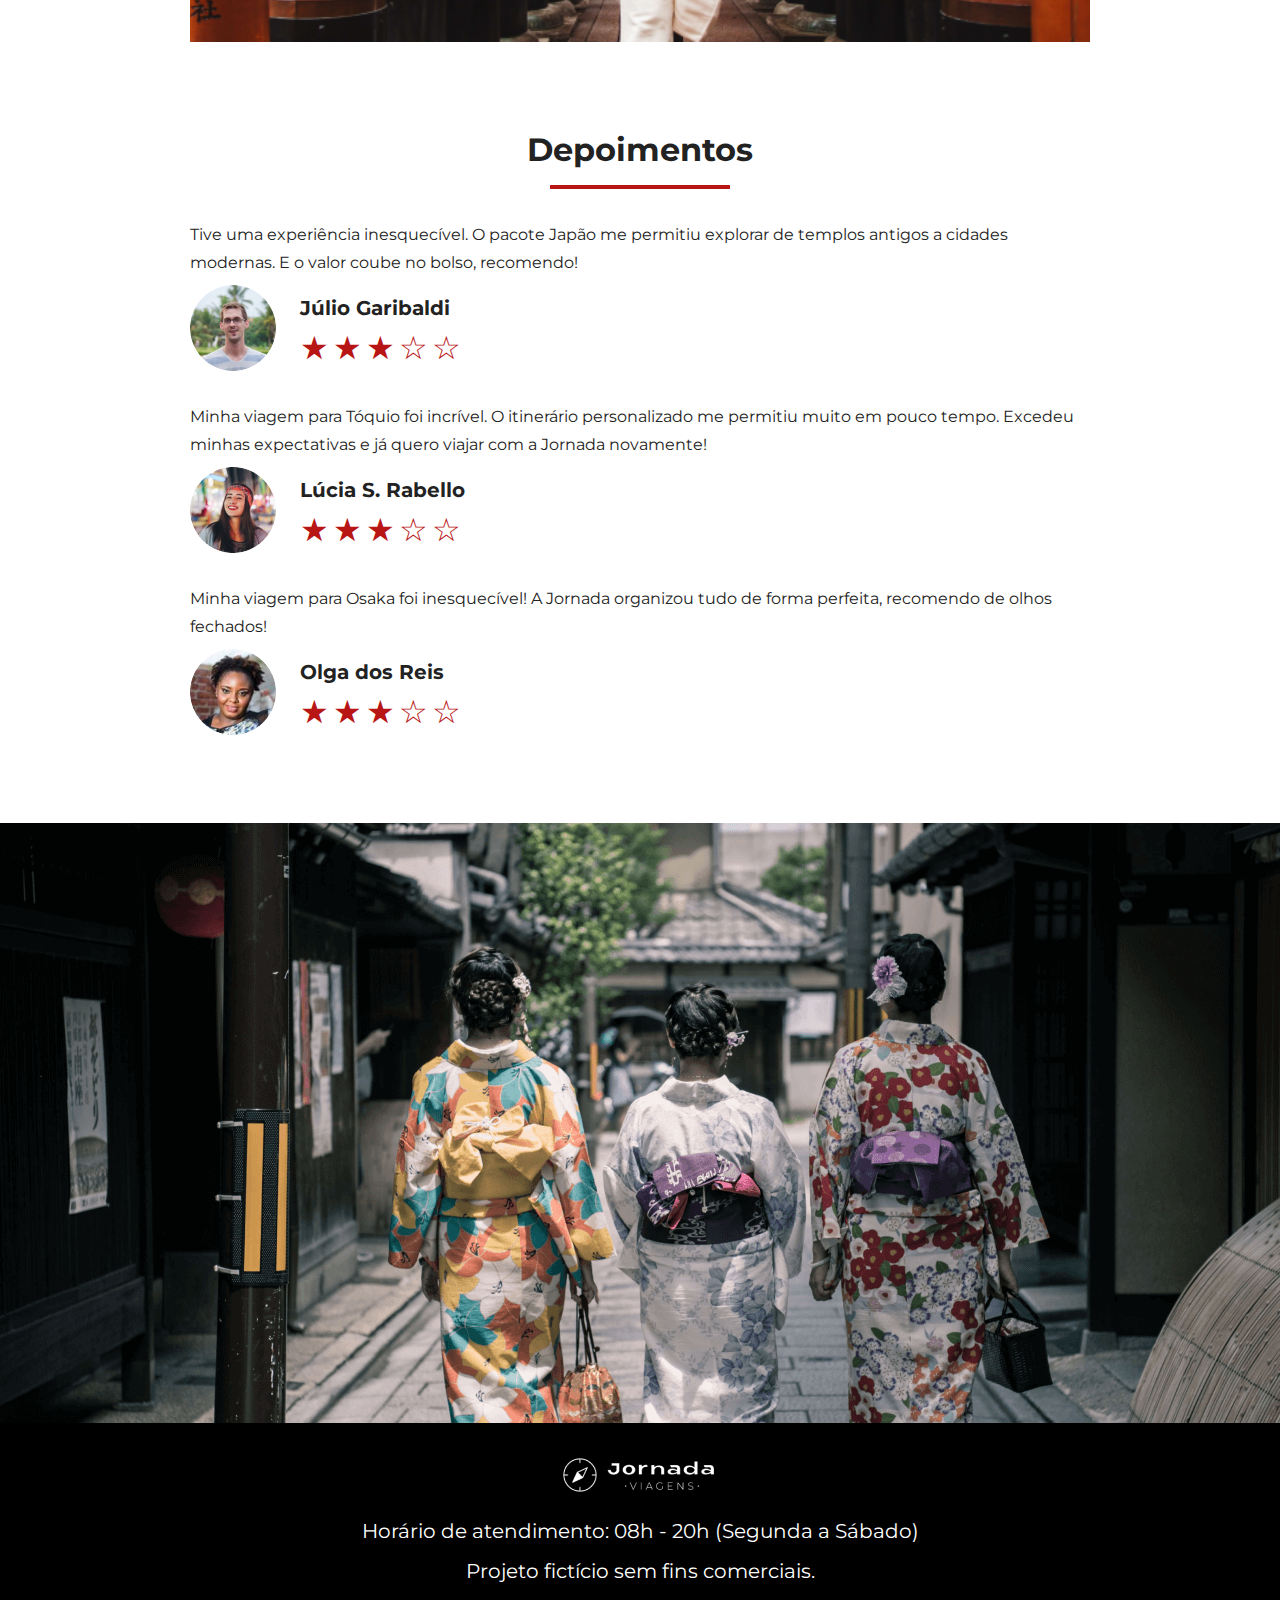
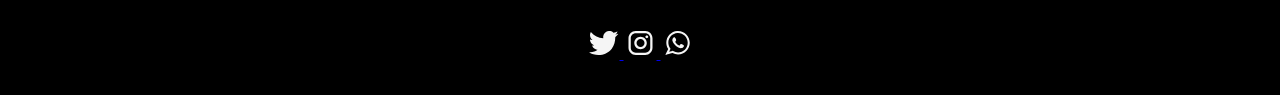
<file: pacotes-de-viagens.html>
<!DOCTYPE html>
<html lang="pt-BR">
  <head>
    <meta charset="UTF-8" />
    <meta name="viewport" content="width=device-width, initial-scale=1.0" />
    <meta
      name="description"
      content="Jornada Viagens,uma agência apaixonada por criar viagens inesquecíveis"
    />

    <meta name="og:title" content="Jornada Viagens" />
    <meta
      name="og:description"
      content="Jornada Viagens,uma agência apaixonada por criar viagens inesquecíveis"
    />
    <meta
      name="og:image"
      content="https://danicastilho.github.io/jornada-viagens/img/logo-footer.png"
    />
    <meta name="og:type" content="website" />
    <meta name="og:url" content="https://github.com/Andre-StudioNerd/Viagens" />

    <link rel="icon" type="image/png" href="img/favicon.png" />
    <link rel="stylesheet" href="./css/style.css" />

    <title>Jornada Viagens</title>
  </head>
  <body>
    <header class="main-header">
      <a class="logo" href="index.html" title="voltar para a página inicial">
        <img
          class="img-mobile"
          src="img/bussola-jornada-branco.png"
          alt="Bussola do logo Jornada Viagens na cor branca"
        />
        <img
          class="img-desktop"
          src="img/bussola-texto-jornada-branco.png"
          alt="Logo Jornada Viagens na cor branca"
        />
      </a>
      <div class="navigation-menu">
        <label for="menu">
          <img src="img/menu.png" alt="menu" />
        </label>
        <input type="checkbox" id="menu" hidden />
        <nav>
          <ul class="list-links">
            <li>
              <a href="blog.html" title="Acessar Blog">Blog</a>
            </li>
            <li>
              <a
                class="active"
                href="pacotes-de-viagens.html"
                title="Acessar Pacotes de viagem"
              >
                Pacotes de viagem
              </a>
            </li>
            <li>
              <a href="contato.html" title="Acessar Contato">Contato</a>
            </li>
          </ul>
        </nav>
      </div>
    </header>
    <section class="travel-packages hero">
      <div class="hero-img">
        <div class="hero-content">
          <h1>Conheça o Japão!</h1>
          <hr />
          <p>
            A Jornada possui o pacote perfeito para seu estilo e orçamento!
            Conheça as belas paisagens e a cultura milenar deste belo país!
          </p>
        </div>
      </div>
    </section>

    <section class="travel-packages destinations">
      <div class="section-title">
        <h2>Destinos da Excursão</h2>
        <hr />
      </div>
      <div class="destination-items">
        <article class="item tokyo">
          <header>
            <div class="img-item"></div>
            <h3 class="content-title">Tokyo</h3>
          </header>
          <p class="content-text">
            Tóquio é uma cidade vibrante e cosmopolita, com seus templos
            históricos, museus de arte moderna e arranha-céus icônicos. Não
            perca a chance de mergulhar em sua atmosfera fascinante.
          </p>
          <footer>
            <a
              href="#"
              class="button"
              target="_blank"
              title="Veja mais detalhes do destino Tokyo"
            >
              Ver detalhes
            </a>
          </footer>
        </article>
        <article class="item osaka">
          <header>
            <div class="img-item"></div>
            <h3 class="content-title">Osaka</h3>
          </header>
          <p class="content-text">
            Osaka é uma cidade agitada e moderna no Japãos. A cidade é famosa
            por sua gastronomia deliciosa e por ser um excelente ponto de
            partida para explorar outras cidades japonesas próximas.
          </p>
          <footer>
            <a
              href="#"
              class="button"
              target="_blank"
              title="Veja mais detalhes do destino Osaka"
            >
              Ver detalhes
            </a>
          </footer>
        </article>
      </div>
    </section>
    <section class="travel-packages payments">
      <div class="section-title">
        <h2>Pagamento</h2>
        <hr />
      </div>
      <div class="content-container">
        <div class="text-content">
          <h3 class="content-title">R$4000</h3>
          <h3 class="content-title">Em até 12x</h3>

          <p class="content-text">
            Viaje pagando em até 12 parcelas no cartão, à vista no crédito com
            5% de desconto ou no Pix com 10% de desconto!
          </p>
        </div>
        <div class="image-gallery">
          <div class="image first"></div>
          <div class="image second"></div>
          <div class="image thirdy colspan-2"></div>
        </div>
      </div>
    </section>
    <section class="testimonials">
      <div class="section-title">
        <h2>Depoimentos</h2>
        <hr />
      </div>
      <div class="testimonial-container">
        <article>
          <header>
            <p>
              Tive uma experiência inesquecível. O pacote Japão me permitiu
              explorar de templos antigos a cidades modernas. E o valor coube no
              bolso, recomendo!
            </p>
          </header>
          <footer>
            <img
              src="img/travel-packages/avatar-julio.png"
              alt="imagem de perfil do cliente Júlio Garibaldi"
            />
            <div class="profile-content">
              <h3>Júlio Garibaldi</h3>
              <div class="rating">
                <span class="star">★</span>
                <span class="star">★</span>
                <span class="star">★</span>
                <span class="star">☆</span>
                <span class="star">☆</span>
              </div>
            </div>
          </footer>
        </article>
        <article>
          <header>
            <p>
              Minha viagem para Tóquio foi incrível. O itinerário personalizado
              me permitiu muito em pouco tempo. Excedeu minhas expectativas e já
              quero viajar com a Jornada novamente!
            </p>
          </header>
          <footer>
            <img
              src="img/travel-packages/avatar-lucia.png"
              alt="imagem de perfil da cliente Lúcia S. Rabello"
            />
            <div class="profile-content">
              <h3>Lúcia S. Rabello</h3>
              <div class="rating">
                <span class="star">★</span>
                <span class="star">★</span>
                <span class="star">★</span>
                <span class="star">☆</span>
                <span class="star">☆</span>
              </div>
            </div>
          </footer>
        </article>
        <article>
          <header>
            <p>
              Minha viagem para Osaka foi inesquecível! A Jornada organizou tudo
              de forma perfeita, recomendo de olhos fechados!
            </p>
          </header>
          <footer>
            <img
              src="img/travel-packages/avatar-olga.png"
              alt="imagem de perfil da cliente Olga dos Reis"
            />
            <div class="profile-content">
              <h3>Olga dos Reis</h3>
              <div class="rating">
                <span class="star">★</span>
                <span class="star">★</span>
                <span class="star">★</span>
                <span class="star">☆</span>
                <span class="star">☆</span>
              </div>
            </div>
          </footer>
        </article>
      </div>
    </section>
    <section class="travel-packages bottom-hero">
      <div class="hero-img"></div>
    </section>
    <footer class="main-footer">
      <div class="footer-content">
        <img src="img/logo-footer.png" alt="logo completo Jornada Viagens" />
        <p>Horário de atendimento: 08h - 20h (Segunda a Sábado)</p>
        <p>Projeto fictício sem fins comerciais.</p>
      </div>
      <div class="footer-social">
        <a href="#" target="_blank" title="Acesse o Twitter do Jornada Viagens">
          <img
            src="img/icone-twitter.svg"
            alt="icone do Twitter na cor branca"
          />
        </a>

        <a
          href="#"
          target="_blank"
          title="Acesse o Instagram do Jornada Viagens"
        >
          <img
            src="img/icone-instagram.svg"
            alt="icone do Instagram na cor branca"
          />
        </a>

        <a
          href="#"
          target="_blank"
          title="Entre em contato através do whatsapp"
        >
          <img
            src="img/icone-whatsapp.svg"
            alt="icone do whatsapp na cor branca"
          />
        </a>
      </div>
    </footer>
  </body>
</html>
</file>
<file: css/style.css>
@import url(global.css);
@import url(header.css);
@import url(hero.css);
@import url(offers.css);
@import url(categories.css);
@import url(destinations.css);
@import url(payments.css);
@import url(testimonials.css);
@import url(footer.css);
</file>
